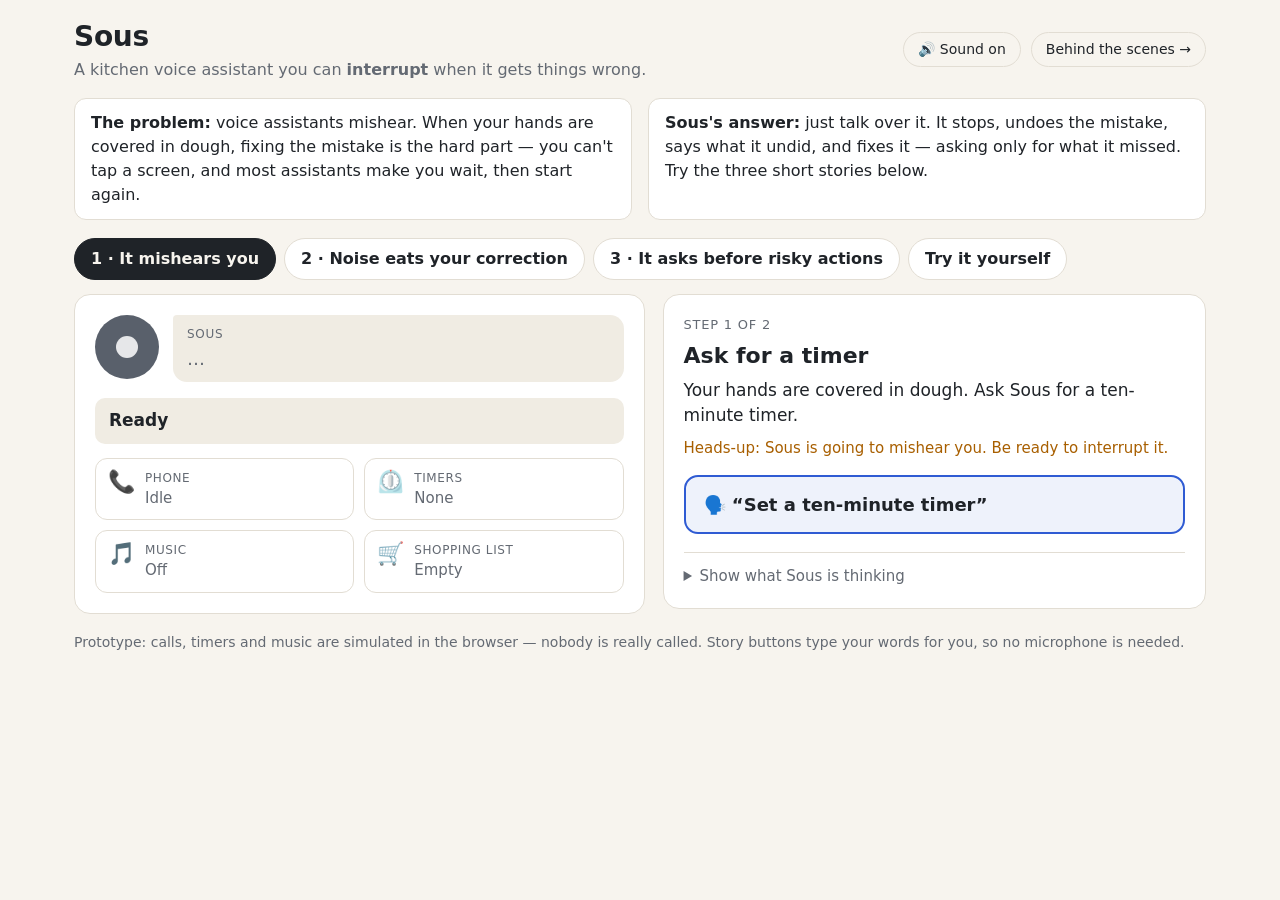
<file: index.html>
<!doctype html>
<html lang="en">
<head>
  <meta charset="utf-8">
  <meta name="viewport" content="width=device-width, initial-scale=1">
  <title>Sous — guided demo</title>
  <link rel="stylesheet" href="demo.css">
</head>
<body>
  <header class="top">
    <div class="brand">
      <h1>Sous</h1>
      <p class="tagline">A kitchen voice assistant you can <b>interrupt</b> when it gets things wrong.</p>
    </div>
    <div class="top-actions">
      <button id="soundBtn" class="ghost" aria-pressed="true" title="Sous speaks out loud">🔊 Sound on</button>
      <a class="ghost link" href="lab.html">Behind the scenes →</a>
    </div>
  </header>

  <section class="intro" id="intro">
    <p><b>The problem:</b> voice assistants mishear. When your hands are covered in dough, fixing the
      mistake is the hard part — you can't tap a screen, and most assistants make you wait, then start again.</p>
    <p><b>Sous's answer:</b> just talk over it. It stops, undoes the mistake, says what it undid, and fixes it —
      asking only for what it missed. Try the three short stories below.</p>
  </section>

  <nav class="tabs" id="tabs" role="tablist" aria-label="Stories"></nav>

  <main class="stage">
    <!-- The kitchen: what Sous says, what you said, what it heard, and what is happening -->
    <section class="scene" aria-label="Kitchen">
      <div class="speaker-row">
        <div id="device" class="device idle" aria-hidden="true"><span></span></div>
        <div class="bubble sous" id="sousBubble" aria-live="polite"><span class="who">Sous</span><span id="sousText" class="quiet">…</span></div>
      </div>
      <div class="bubble you" id="youBubble" hidden>
        <span class="who">You said</span><span id="youText"></span>
        <div id="heardLine" class="heard" hidden>Sous heard: <b id="heardText"></b></div>
      </div>
      <div id="status" class="status idle"><span id="statusText">Ready</span></div>

      <div class="kitchen" aria-live="polite">
        <div class="item" id="phoneItem"><div class="icon">📞</div><div><div class="label">Phone</div><div id="phoneText" class="val muted">Idle</div><div class="bar" id="phoneBar" hidden><span></span></div></div></div>
        <div class="item" id="timerItem"><div class="icon">⏲️</div><div><div class="label">Timers</div><div id="timerText" class="val muted">None</div></div></div>
        <div class="item" id="musicItem"><div class="icon">🎵</div><div><div class="label">Music</div><div id="musicText" class="val muted">Off</div></div></div>
        <div class="item" id="listItem"><div class="icon">🛒</div><div><div class="label">Shopping list</div><div id="listText" class="val muted">Empty</div></div></div>
      </div>
    </section>

    <!-- The guide: one instruction at a time, with the buttons for exactly that step -->
    <section class="guide" aria-label="What to do">
      <div id="stepCount" class="step-count"></div>
      <h2 id="stepTitle"></h2>
      <p id="stepText" class="step-text"></p>
      <div id="actions" class="actions"></div>
      <div id="outcome" class="outcome" hidden></div>
      <div id="free" class="free" hidden>
        <button id="micBtn" class="mic" aria-pressed="false">🎙 Start talking</button>
        <form id="sayForm" class="say">
          <input id="sayInput" autocomplete="off" placeholder="…or type what you'd say, e.g. “play some jazz”">
          <button type="submit">Say</button>
        </form>
        <div class="try" id="tryList"></div>
        <p class="small muted">Tip: use headphones with the microphone, or Sous may hear itself.</p>
      </div>
      <details class="thinking" id="thinkingBox">
        <summary>Show what Sous is thinking</summary>
        <ol id="thinking"></ol>
      </details>
    </section>
  </main>

  <footer class="foot">
    Prototype: calls, timers and music are simulated in the browser — nobody is really called.
    Story buttons type your words for you, so no microphone is needed.
  </footer>

  <script type="module" src="src/demo.js"></script>
</body>
</html>
</file>
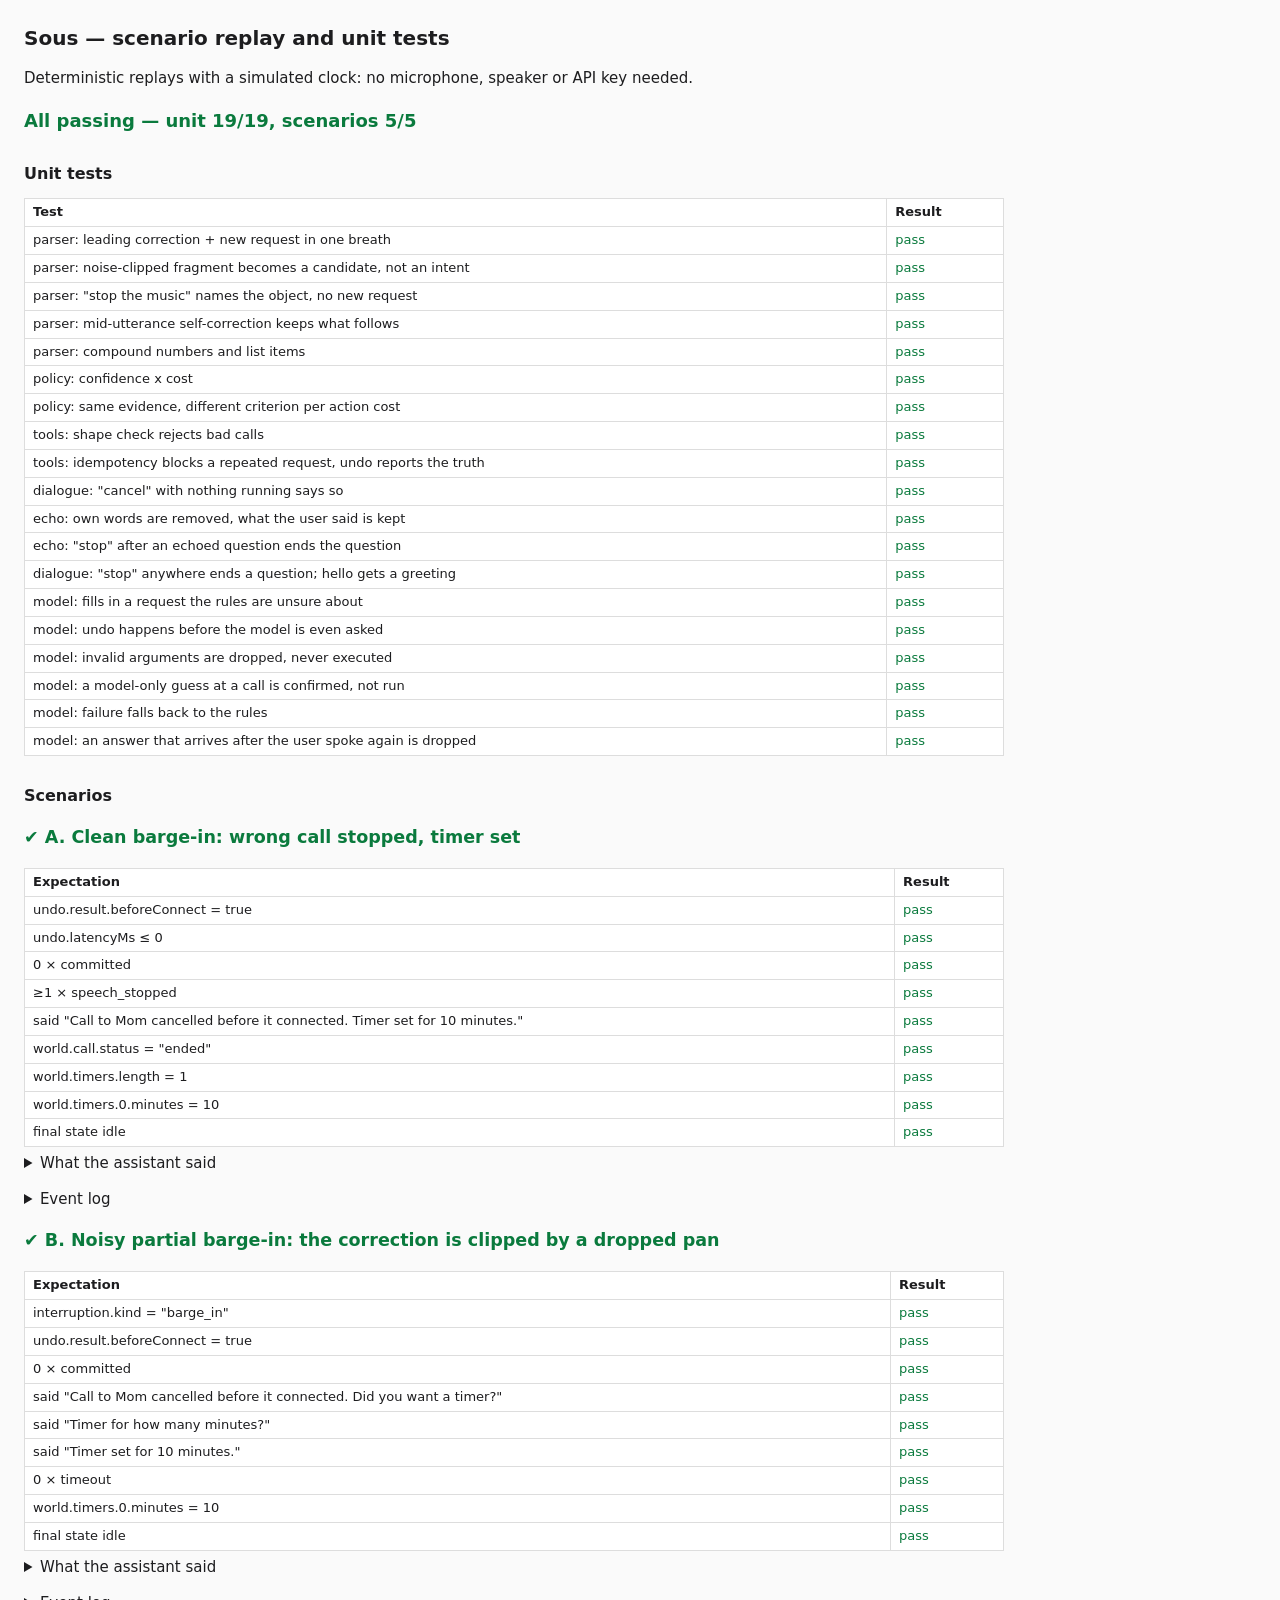
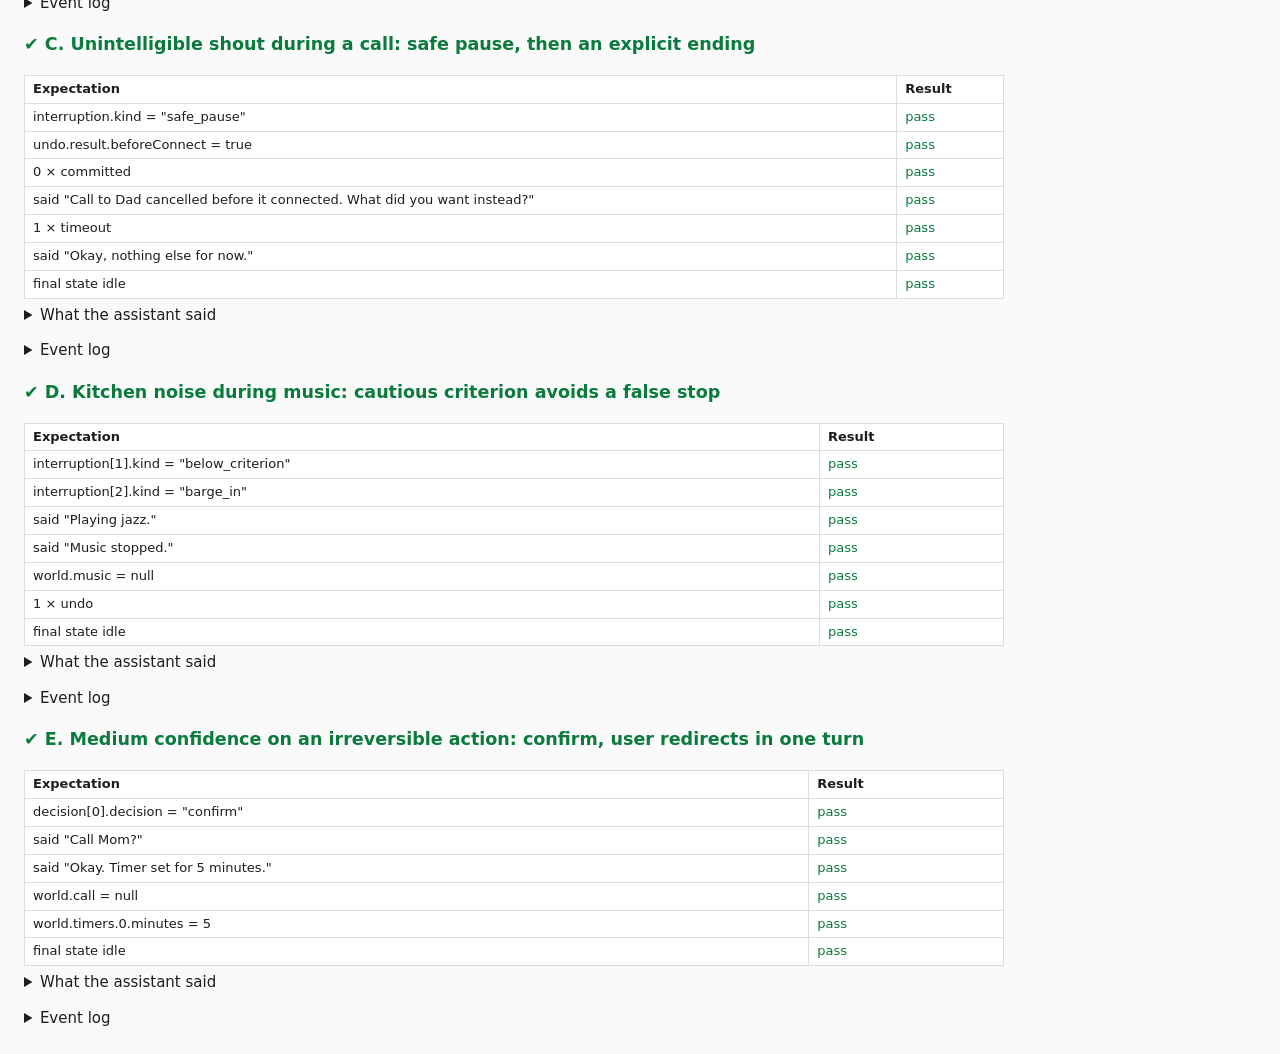
<file: tests.html>
<!doctype html>
<html lang="en">
<head>
  <meta charset="utf-8">
  <meta name="viewport" content="width=device-width, initial-scale=1">
  <title>Sous tests</title>
  <style>
    body { font: 15px/1.45 system-ui, sans-serif; margin: 24px; color: #1d1d1f; background: #fafafa; }
    h1 { font-size: 20px; } h2 { font-size: 16px; margin-top: 28px; }
    .pass { color: #0a7a3d; } .fail { color: #b3261e; font-weight: 600; }
    table { border-collapse: collapse; width: 100%; max-width: 980px; background: #fff; }
    td, th { border: 1px solid #ddd; padding: 4px 8px; text-align: left; vertical-align: top; font-size: 13px; }
    details { margin: 6px 0 14px; } pre { font-size: 12px; background: #f1f1f1; padding: 8px; overflow: auto; }
    #summary { font-size: 18px; font-weight: 600; }
  </style>
</head>
<body>
  <h1>Sous — scenario replay and unit tests</h1>
  <p>Deterministic replays with a simulated clock: no microphone, speaker or API key needed.</p>
  <p id="summary">Running…</p>
  <h2>Unit tests</h2>
  <table id="unit"><tr><th>Test</th><th>Result</th></tr></table>
  <h2>Scenarios</h2>
  <div id="scenarios"></div>
  <script type="module">
    import { runUnitTests, runScenario, loadScenarios } from './tests/runner.js';
    const esc = (s) => String(s).replace(/[&<>]/g, (c) => ({ '&': '&amp;', '<': '&lt;', '>': '&gt;' }[c]));
    const unit = await runUnitTests();
    const ut = document.getElementById('unit');
    for (const r of unit) ut.insertAdjacentHTML('beforeend',
      `<tr><td>${esc(r.name)}</td><td class="${r.ok ? 'pass' : 'fail'}">${r.ok ? 'pass' : esc(r.error)}</td></tr>`);

    const scs = await loadScenarios();
    const results = scs.map((s) => runScenario(s));
    const box = document.getElementById('scenarios');
    for (const r of results) {
      const rows = r.checks.map((c) => `<tr><td>${esc(c.desc)}</td><td class="${c.ok ? 'pass' : 'fail'}">${c.ok ? 'pass' : 'FAIL — got ' + esc(JSON.stringify(c.actual))}</td></tr>`).join('');
      box.insertAdjacentHTML('beforeend', `
        <h3 class="${r.passed ? 'pass' : 'fail'}">${r.passed ? '✔' : '✘'} ${esc(r.title)}</h3>
        <table><tr><th>Expectation</th><th>Result</th></tr>${rows}</table>
        <details><summary>What the assistant said</summary><pre>${esc(r.said.join('\n'))}</pre></details>
        <details><summary>Event log</summary><pre>${esc(r.events.map((e) => JSON.stringify(e)).join('\n'))}</pre></details>`);
    }
    const uPass = unit.filter((r) => r.ok).length, sPass = results.filter((r) => r.passed).length;
    const all = uPass === unit.length && sPass === results.length;
    const s = document.getElementById('summary');
    s.textContent = `${all ? 'All passing' : 'Failures'} — unit ${uPass}/${unit.length}, scenarios ${sPass}/${results.length}`;
    s.className = all ? 'pass' : 'fail';
    window.__testResults = { unit, scenarios: results.map((r) => ({ id: r.id, passed: r.passed, failed: r.checks.filter((c) => !c.ok) })) };
  </script>
</body>
</html>
</file>
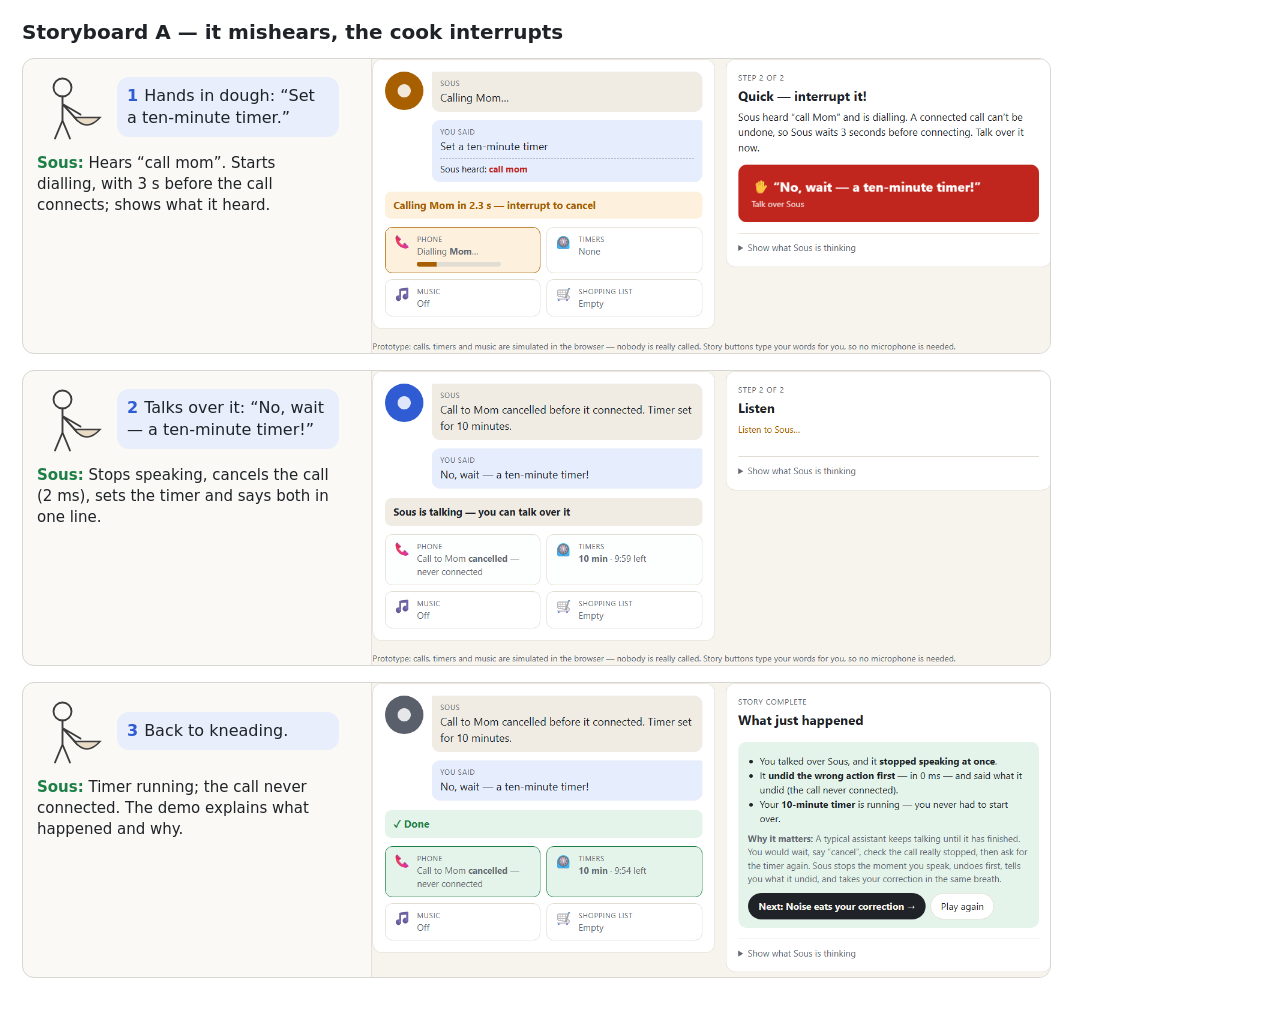
<file: docs/storyboards/storyboard_A.html>
<!doctype html><html lang="en"><head><meta charset="utf-8"><title>Storyboard A — it mishears, the cook interrupts</title>
<style>
body { margin: 0; background: #ffffff; font: 15px/1.4 'Segoe UI', system-ui, sans-serif; color: #1f2328; }
.board { padding: 18px 22px 22px; width: 1029px; }
h1 { font-size: 20px; margin: 0 0 12px; }
.row { display: flex; gap: 18px; margin-bottom: 16px; border: 1px solid #d8d6d0; border-radius: 12px; overflow: hidden; background: #faf9f6; }
.side { box-sizing: border-box; width: 330px; padding: 12px 14px; display: flex; flex-direction: column; gap: 10px; }
.cook { display: flex; gap: 8px; align-items: center; }
.bubble { background: #e8eefc; border-radius: 12px; padding: 8px 10px; font-size: 16px; flex: 1; }
.num { font-weight: 700; color: #2f5bd3; margin-right: 6px; }
.sys { font-size: 15px; }
.sys b { color: #1d7f45; }
.shot { width: 679px; height: 294px; overflow: hidden; position: relative; border-left: 1px solid #e3e1dc; }
.shot img { position: absolute; left: -44px; top: -162px; width: 768px; }
</style></head><body><div class="board"><h1>Storyboard A — it mishears, the cook interrupts</h1><div class="row">
<div class="side"><div class="cook"><svg width="72" height="72" viewBox="0 0 96 96" aria-hidden="true">
<circle cx="34" cy="22" r="12" fill="none" stroke="#3d3d3d" stroke-width="2.5"/>
<path d="M34 34 L34 66 M34 66 L24 90 M34 66 L44 90 M34 44 L58 58 M34 44 L54 66" fill="none" stroke="#3d3d3d" stroke-width="2.5" stroke-linecap="round"/>
<path d="M50 62 Q66 82 84 62 Z" fill="#e9dcc6" stroke="#3d3d3d" stroke-width="2"/>
</svg><div class="bubble"><span class="num">1</span>Hands in dough: “Set a ten-minute timer.”</div></div>
<div class="sys"><b>Sous:</b> Hears “call mom”. Starts dialling, with 3 s before the call connects; shows what it heard.</div></div>
<div class="shot"><img src="raw/A1.png" alt="Screenshot A1"></div>
</div><div class="row">
<div class="side"><div class="cook"><svg width="72" height="72" viewBox="0 0 96 96" aria-hidden="true">
<circle cx="34" cy="22" r="12" fill="none" stroke="#3d3d3d" stroke-width="2.5"/>
<path d="M34 34 L34 66 M34 66 L24 90 M34 66 L44 90 M34 44 L58 58 M34 44 L54 66" fill="none" stroke="#3d3d3d" stroke-width="2.5" stroke-linecap="round"/>
<path d="M50 62 Q66 82 84 62 Z" fill="#e9dcc6" stroke="#3d3d3d" stroke-width="2"/>
</svg><div class="bubble"><span class="num">2</span>Talks over it: “No, wait — a ten-minute timer!”</div></div>
<div class="sys"><b>Sous:</b> Stops speaking, cancels the call (2 ms), sets the timer and says both in one line.</div></div>
<div class="shot"><img src="raw/A2.png" alt="Screenshot A2"></div>
</div><div class="row">
<div class="side"><div class="cook"><svg width="72" height="72" viewBox="0 0 96 96" aria-hidden="true">
<circle cx="34" cy="22" r="12" fill="none" stroke="#3d3d3d" stroke-width="2.5"/>
<path d="M34 34 L34 66 M34 66 L24 90 M34 66 L44 90 M34 44 L58 58 M34 44 L54 66" fill="none" stroke="#3d3d3d" stroke-width="2.5" stroke-linecap="round"/>
<path d="M50 62 Q66 82 84 62 Z" fill="#e9dcc6" stroke="#3d3d3d" stroke-width="2"/>
</svg><div class="bubble"><span class="num">3</span>Back to kneading.</div></div>
<div class="sys"><b>Sous:</b> Timer running; the call never connected. The demo explains what happened and why.</div></div>
<div class="shot"><img src="raw/A3.png" alt="Screenshot A3"></div>
</div></div></body></html>
</file>
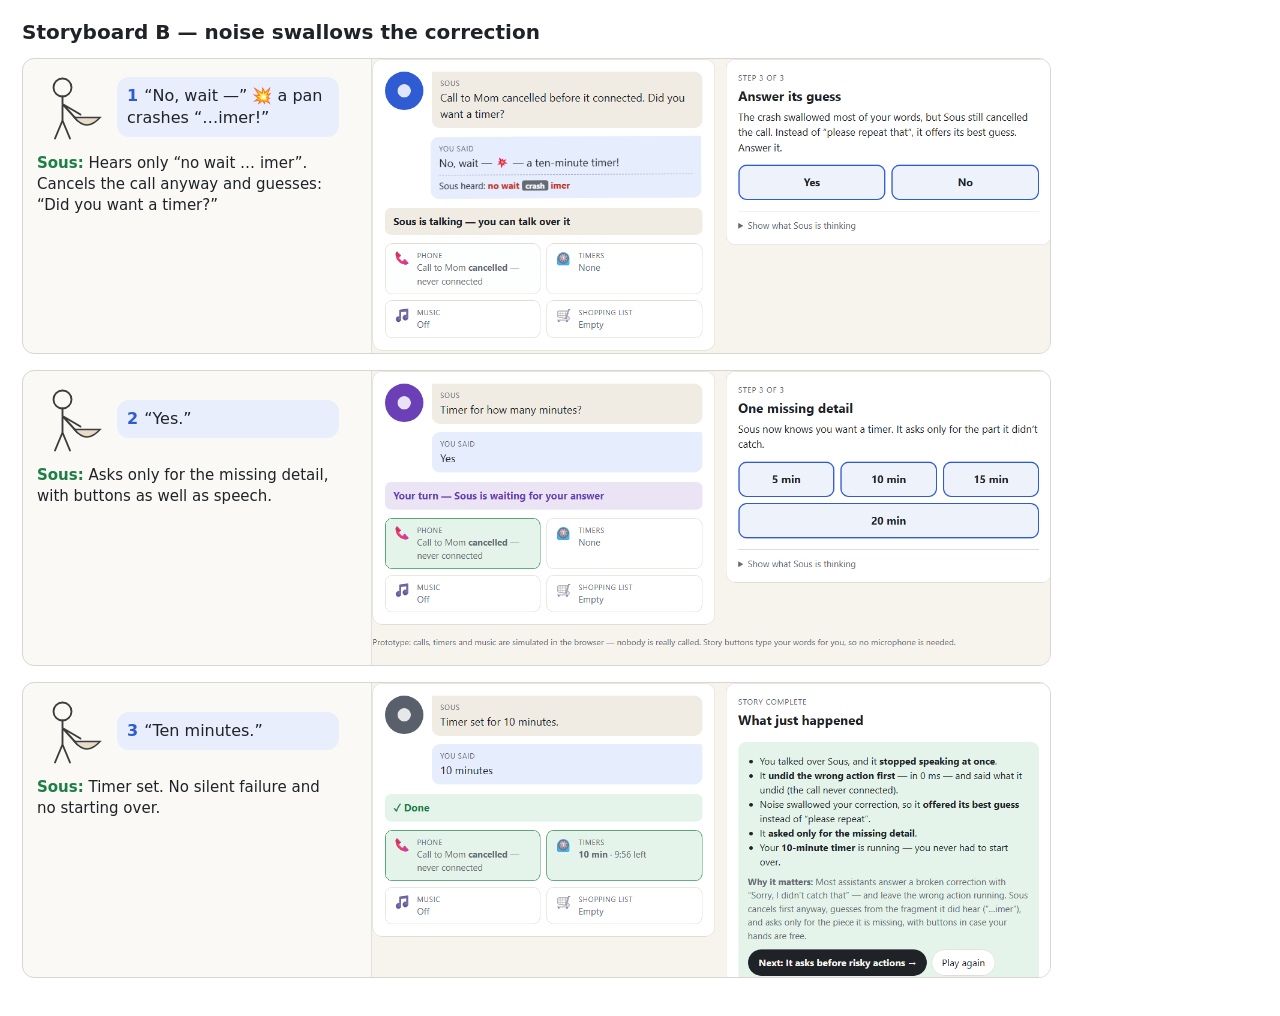
<file: docs/storyboards/storyboard_B.html>
<!doctype html><html lang="en"><head><meta charset="utf-8"><title>Storyboard B — noise swallows the correction</title>
<style>
body { margin: 0; background: #ffffff; font: 15px/1.4 'Segoe UI', system-ui, sans-serif; color: #1f2328; }
.board { padding: 18px 22px 22px; width: 1029px; }
h1 { font-size: 20px; margin: 0 0 12px; }
.row { display: flex; gap: 18px; margin-bottom: 16px; border: 1px solid #d8d6d0; border-radius: 12px; overflow: hidden; background: #faf9f6; }
.side { box-sizing: border-box; width: 330px; padding: 12px 14px; display: flex; flex-direction: column; gap: 10px; }
.cook { display: flex; gap: 8px; align-items: center; }
.bubble { background: #e8eefc; border-radius: 12px; padding: 8px 10px; font-size: 16px; flex: 1; }
.num { font-weight: 700; color: #2f5bd3; margin-right: 6px; }
.sys { font-size: 15px; }
.sys b { color: #1d7f45; }
.shot { width: 679px; height: 294px; overflow: hidden; position: relative; border-left: 1px solid #e3e1dc; }
.shot img { position: absolute; left: -44px; top: -162px; width: 768px; }
</style></head><body><div class="board"><h1>Storyboard B — noise swallows the correction</h1><div class="row">
<div class="side"><div class="cook"><svg width="72" height="72" viewBox="0 0 96 96" aria-hidden="true">
<circle cx="34" cy="22" r="12" fill="none" stroke="#3d3d3d" stroke-width="2.5"/>
<path d="M34 34 L34 66 M34 66 L24 90 M34 66 L44 90 M34 44 L58 58 M34 44 L54 66" fill="none" stroke="#3d3d3d" stroke-width="2.5" stroke-linecap="round"/>
<path d="M50 62 Q66 82 84 62 Z" fill="#e9dcc6" stroke="#3d3d3d" stroke-width="2"/>
</svg><div class="bubble"><span class="num">1</span>“No, wait —” 💥 a pan crashes “…imer!”</div></div>
<div class="sys"><b>Sous:</b> Hears only “no wait … imer”. Cancels the call anyway and guesses: “Did you want a timer?”</div></div>
<div class="shot"><img src="raw/B1.png" alt="Screenshot B1"></div>
</div><div class="row">
<div class="side"><div class="cook"><svg width="72" height="72" viewBox="0 0 96 96" aria-hidden="true">
<circle cx="34" cy="22" r="12" fill="none" stroke="#3d3d3d" stroke-width="2.5"/>
<path d="M34 34 L34 66 M34 66 L24 90 M34 66 L44 90 M34 44 L58 58 M34 44 L54 66" fill="none" stroke="#3d3d3d" stroke-width="2.5" stroke-linecap="round"/>
<path d="M50 62 Q66 82 84 62 Z" fill="#e9dcc6" stroke="#3d3d3d" stroke-width="2"/>
</svg><div class="bubble"><span class="num">2</span>“Yes.”</div></div>
<div class="sys"><b>Sous:</b> Asks only for the missing detail, with buttons as well as speech.</div></div>
<div class="shot"><img src="raw/B2.png" alt="Screenshot B2"></div>
</div><div class="row">
<div class="side"><div class="cook"><svg width="72" height="72" viewBox="0 0 96 96" aria-hidden="true">
<circle cx="34" cy="22" r="12" fill="none" stroke="#3d3d3d" stroke-width="2.5"/>
<path d="M34 34 L34 66 M34 66 L24 90 M34 66 L44 90 M34 44 L58 58 M34 44 L54 66" fill="none" stroke="#3d3d3d" stroke-width="2.5" stroke-linecap="round"/>
<path d="M50 62 Q66 82 84 62 Z" fill="#e9dcc6" stroke="#3d3d3d" stroke-width="2"/>
</svg><div class="bubble"><span class="num">3</span>“Ten minutes.”</div></div>
<div class="sys"><b>Sous:</b> Timer set. No silent failure and no starting over.</div></div>
<div class="shot"><img src="raw/B3.png" alt="Screenshot B3"></div>
</div></div></body></html>
</file>
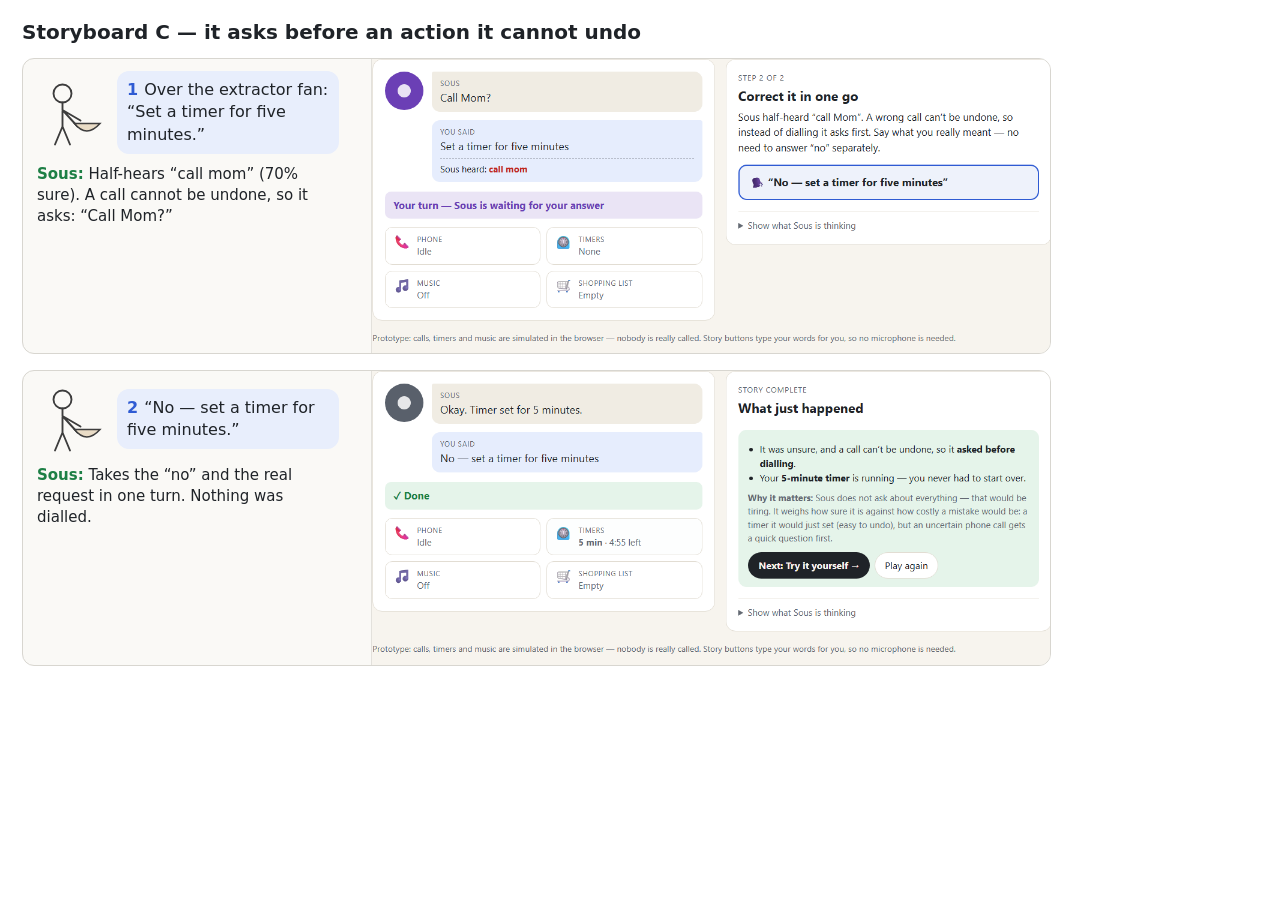
<file: docs/storyboards/storyboard_C.html>
<!doctype html><html lang="en"><head><meta charset="utf-8"><title>Storyboard C — it asks before an action it cannot undo</title>
<style>
body { margin: 0; background: #ffffff; font: 15px/1.4 'Segoe UI', system-ui, sans-serif; color: #1f2328; }
.board { padding: 18px 22px 22px; width: 1029px; }
h1 { font-size: 20px; margin: 0 0 12px; }
.row { display: flex; gap: 18px; margin-bottom: 16px; border: 1px solid #d8d6d0; border-radius: 12px; overflow: hidden; background: #faf9f6; }
.side { box-sizing: border-box; width: 330px; padding: 12px 14px; display: flex; flex-direction: column; gap: 10px; }
.cook { display: flex; gap: 8px; align-items: center; }
.bubble { background: #e8eefc; border-radius: 12px; padding: 8px 10px; font-size: 16px; flex: 1; }
.num { font-weight: 700; color: #2f5bd3; margin-right: 6px; }
.sys { font-size: 15px; }
.sys b { color: #1d7f45; }
.shot { width: 679px; height: 294px; overflow: hidden; position: relative; border-left: 1px solid #e3e1dc; }
.shot img { position: absolute; left: -44px; top: -162px; width: 768px; }
</style></head><body><div class="board"><h1>Storyboard C — it asks before an action it cannot undo</h1><div class="row">
<div class="side"><div class="cook"><svg width="72" height="72" viewBox="0 0 96 96" aria-hidden="true">
<circle cx="34" cy="22" r="12" fill="none" stroke="#3d3d3d" stroke-width="2.5"/>
<path d="M34 34 L34 66 M34 66 L24 90 M34 66 L44 90 M34 44 L58 58 M34 44 L54 66" fill="none" stroke="#3d3d3d" stroke-width="2.5" stroke-linecap="round"/>
<path d="M50 62 Q66 82 84 62 Z" fill="#e9dcc6" stroke="#3d3d3d" stroke-width="2"/>
</svg><div class="bubble"><span class="num">1</span>Over the extractor fan: “Set a timer for five minutes.”</div></div>
<div class="sys"><b>Sous:</b> Half-hears “call mom” (70% sure). A call cannot be undone, so it asks: “Call Mom?”</div></div>
<div class="shot"><img src="raw/C1.png" alt="Screenshot C1"></div>
</div><div class="row">
<div class="side"><div class="cook"><svg width="72" height="72" viewBox="0 0 96 96" aria-hidden="true">
<circle cx="34" cy="22" r="12" fill="none" stroke="#3d3d3d" stroke-width="2.5"/>
<path d="M34 34 L34 66 M34 66 L24 90 M34 66 L44 90 M34 44 L58 58 M34 44 L54 66" fill="none" stroke="#3d3d3d" stroke-width="2.5" stroke-linecap="round"/>
<path d="M50 62 Q66 82 84 62 Z" fill="#e9dcc6" stroke="#3d3d3d" stroke-width="2"/>
</svg><div class="bubble"><span class="num">2</span>“No — set a timer for five minutes.”</div></div>
<div class="sys"><b>Sous:</b> Takes the “no” and the real request in one turn. Nothing was dialled.</div></div>
<div class="shot"><img src="raw/C2.png" alt="Screenshot C2"></div>
</div></div></body></html>
</file>
<file: demo.css>
:root {
  --bg: #f7f4ee; --panel: #ffffff; --ink: #1f2328; --muted: #646a73; --line: #e2ddd3;
  --accent: #2f5bd3; --ok: #1d7f45; --warn: #a85f00; --stop: #c0261d; --wait: #6b3fb5;
  --you: #e6edfd; --sous: #f0ece3; --tint-ok: #e5f4ea; --tint-stop: #fbe7e5; --tint-warn: #fdf0dc;
}
@media (prefers-color-scheme: dark) {
  :root:not([data-theme="light"]) {
    --bg: #15171b; --panel: #1f2228; --ink: #ebebeb; --muted: #a0a6ae; --line: #33373e;
    --accent: #86a8ff; --ok: #62cf90; --warn: #f2b357; --stop: #ff7d73; --wait: #bd9cf7;
    --you: #22304d; --sous: #2a2c31; --tint-ok: #1b3326; --tint-stop: #3b1f1d; --tint-warn: #3a2d18;
  }
}
* { box-sizing: border-box; }
body { margin: 0; background: var(--bg); color: var(--ink); font: 16px/1.5 system-ui, -apple-system, "Segoe UI", sans-serif; }
button, input { font: inherit; color: inherit; }
button { cursor: pointer; }
.small { font-size: 14px; } .muted { color: var(--muted); }

.top { display: flex; justify-content: space-between; align-items: center; gap: 12px; flex-wrap: wrap;
  padding: 16px 24px; max-width: 1180px; margin: 0 auto; }
h1 { margin: 0; font-size: 28px; letter-spacing: -.01em; }
.tagline { margin: 0; color: var(--muted); }
.top-actions { display: flex; gap: 10px; align-items: center; }
.ghost { background: transparent; border: 1px solid var(--line); border-radius: 999px; padding: 6px 14px; color: var(--ink); text-decoration: none; font-size: 14px; }
.ghost:hover { border-color: var(--accent); }

.intro { max-width: 1180px; margin: 0 auto; padding: 0 24px; display: grid; grid-template-columns: 1fr 1fr; gap: 16px; }
.intro p { margin: 0; background: var(--panel); border: 1px solid var(--line); border-radius: 12px; padding: 12px 16px; }
@media (max-width: 760px) { .intro { grid-template-columns: 1fr; } }

.tabs { max-width: 1180px; margin: 18px auto 0; padding: 0 24px; display: flex; gap: 8px; flex-wrap: wrap; }
.tab { border: 1px solid var(--line); background: var(--panel); border-radius: 999px; padding: 8px 16px; font-weight: 600; }
.tab[aria-selected="true"] { background: var(--ink); color: var(--bg); border-color: var(--ink); }
.tab .done { color: var(--ok); margin-left: 4px; }
.tab[aria-selected="true"] .done { color: inherit; }

.stage { max-width: 1180px; margin: 14px auto 0; padding: 0 24px; display: grid; grid-template-columns: 1.05fr 1fr; gap: 18px; align-items: start; }
@media (max-width: 860px) { .stage { grid-template-columns: 1fr; } .guide { order: -1; } }
.scene, .guide { background: var(--panel); border: 1px solid var(--line); border-radius: 16px; padding: 20px; min-width: 0; }

/* Sous device: a pulsing speaker so "is it talking?" is visible at a glance */
.speaker-row { display: flex; gap: 14px; align-items: flex-start; }
.device { flex: 0 0 64px; height: 64px; border-radius: 50%; background: #59606b; display: grid; place-items: center; }
.device span { width: 22px; height: 22px; border-radius: 50%; background: rgba(255,255,255,.85); }
.device.speaking { background: var(--accent); animation: pulse 1s ease-in-out infinite; }
.device.stopped { background: var(--stop); }
.device.waiting { background: var(--wait); }
.device.announcing { background: var(--warn); }
@keyframes pulse { 0%,100% { box-shadow: 0 0 0 0 color-mix(in srgb, var(--accent) 45%, transparent); } 50% { box-shadow: 0 0 0 12px transparent; } }

.bubble { border-radius: 14px; padding: 10px 14px; font-size: 18px; min-width: 0; }
.bubble .who { display: block; font-size: 12px; text-transform: uppercase; letter-spacing: .06em; color: var(--muted); margin-bottom: 2px; }
.bubble.sous { flex: 1; background: var(--sous); border-top-left-radius: 4px; min-height: 64px; }
.bubble.you { background: var(--you); margin: 14px 0 0 78px; border-top-right-radius: 4px; }
.quiet { color: var(--muted); }
.heard { font-size: 15px; margin-top: 6px; padding-top: 6px; border-top: 1px dashed color-mix(in srgb, var(--muted) 50%, transparent); }
.heard.wrong b { color: var(--stop); }
.heard .crash { background: var(--muted); color: var(--panel); border-radius: 4px; padding: 0 6px; font-size: 13px; }

.status { margin: 16px 0 14px; padding: 10px 14px; border-radius: 10px; font-weight: 650; font-size: 17px; background: var(--sous); }
.status.announcing { background: var(--tint-warn); color: var(--warn); }
.status.stopped, .status.bad { background: var(--tint-stop); color: var(--stop); }
.status.waiting { background: color-mix(in srgb, var(--wait) 14%, transparent); color: var(--wait); }
.status.good { background: var(--tint-ok); color: var(--ok); }

.kitchen { display: grid; grid-template-columns: 1fr 1fr; gap: 10px; }
.item { display: flex; gap: 10px; align-items: flex-start; border: 1px solid var(--line); border-radius: 12px; padding: 10px 12px; transition: border-color .2s, background .2s; }
.item .icon { font-size: 22px; line-height: 1.2; }
.item .label { font-size: 12px; color: var(--muted); text-transform: uppercase; letter-spacing: .05em; }
.item .val { font-size: 15px; }
.item.hot { border-color: var(--warn); background: var(--tint-warn); }
.item.good { border-color: var(--ok); background: var(--tint-ok); }
.item.bad { border-color: var(--stop); background: var(--tint-stop); }
.bar { height: 8px; border-radius: 4px; background: var(--line); overflow: hidden; margin-top: 6px; width: 140px; max-width: 100%; }
.bar > span { display: block; height: 100%; width: 0; background: var(--warn); }
.shake { animation: shake .4s; }
@keyframes shake { 20% { transform: translateX(-6px) rotate(-1deg); } 40% { transform: translateX(6px) rotate(1deg); } 60% { transform: translateX(-4px); } 80% { transform: translateX(3px); } }

/* Guide */
.step-count { font-size: 13px; color: var(--muted); text-transform: uppercase; letter-spacing: .06em; }
.guide h2 { margin: 4px 0 6px; font-size: 22px; }
.step-text { font-size: 17px; margin: 0 0 16px; }
.step-text .hint { display: block; margin-top: 8px; font-size: 15px; color: var(--warn); }
.actions { display: flex; flex-direction: column; gap: 10px; }
.act { text-align: left; border: 2px solid var(--accent); background: color-mix(in srgb, var(--accent) 8%, var(--panel)); color: var(--ink);
  border-radius: 14px; padding: 14px 18px; font-size: 18px; font-weight: 650; }
.act small { display: block; font-weight: 400; font-size: 14px; color: var(--muted); margin-top: 2px; }
.act:hover:not(:disabled) { background: color-mix(in srgb, var(--accent) 16%, var(--panel)); }
.act.urgent { border-color: var(--stop); background: var(--stop); color: #fff; font-size: 22px; padding: 18px 20px; animation: nudge 1.1s ease-in-out infinite; }
.act.urgent small { color: rgba(255,255,255,.88); }
.act.urgent:hover:not(:disabled) { background: color-mix(in srgb, var(--stop) 85%, #000); }
.act:disabled { opacity: .45; cursor: default; animation: none; }
.act.row { display: inline-block; }
.answer-row { display: flex; gap: 10px; flex-wrap: wrap; }
.answer-row .act { flex: 1 1 120px; text-align: center; }
@keyframes nudge { 0%,100% { transform: scale(1); } 50% { transform: scale(1.02); } }

.outcome { border-radius: 14px; padding: 14px 16px; margin-top: 4px; }
.outcome.good { background: var(--tint-ok); }
.outcome.bad { background: var(--tint-stop); }
.outcome h3 { margin: 0 0 6px; font-size: 18px; }
.outcome ul { margin: 6px 0 10px; padding-left: 20px; }
.outcome .why { font-size: 15px; color: var(--muted); margin: 8px 0 12px; }
.next { border: none; background: var(--ink); color: var(--bg); border-radius: 999px; padding: 10px 18px; font-weight: 650; margin-right: 8px; }
.again { border: 1px solid var(--line); background: var(--panel); border-radius: 999px; padding: 9px 16px; }

.free .mic { width: 100%; border: 2px solid var(--accent); background: var(--accent); color: #fff; border-radius: 14px; padding: 14px; font-size: 18px; font-weight: 650; }
.free .mic[aria-pressed="true"] { background: var(--stop); border-color: var(--stop); }
.say { display: flex; gap: 8px; margin: 12px 0; }
.say input { flex: 1; min-width: 0; padding: 10px 12px; border: 1px solid var(--line); border-radius: 10px; background: var(--panel); }
.say button { border: 1px solid var(--line); background: var(--panel); border-radius: 10px; padding: 0 16px; }
.try { display: flex; flex-wrap: wrap; gap: 8px; }
.try button { border: 1px solid var(--line); background: var(--panel); border-radius: 999px; padding: 6px 12px; font-size: 14px; }
.try button:hover { border-color: var(--accent); }

.thinking { margin-top: 18px; border-top: 1px solid var(--line); padding-top: 12px; }
.thinking summary { cursor: pointer; color: var(--muted); font-size: 15px; }
.thinking ol { margin: 10px 0 0; padding-left: 22px; font-size: 14px; max-height: 260px; overflow-y: auto; }
.thinking li { margin-bottom: 5px; }
.thinking .k { font-weight: 650; }

.foot { max-width: 1180px; margin: 0 auto; padding: 18px 24px 28px; color: var(--muted); font-size: 14px; }
</file>
